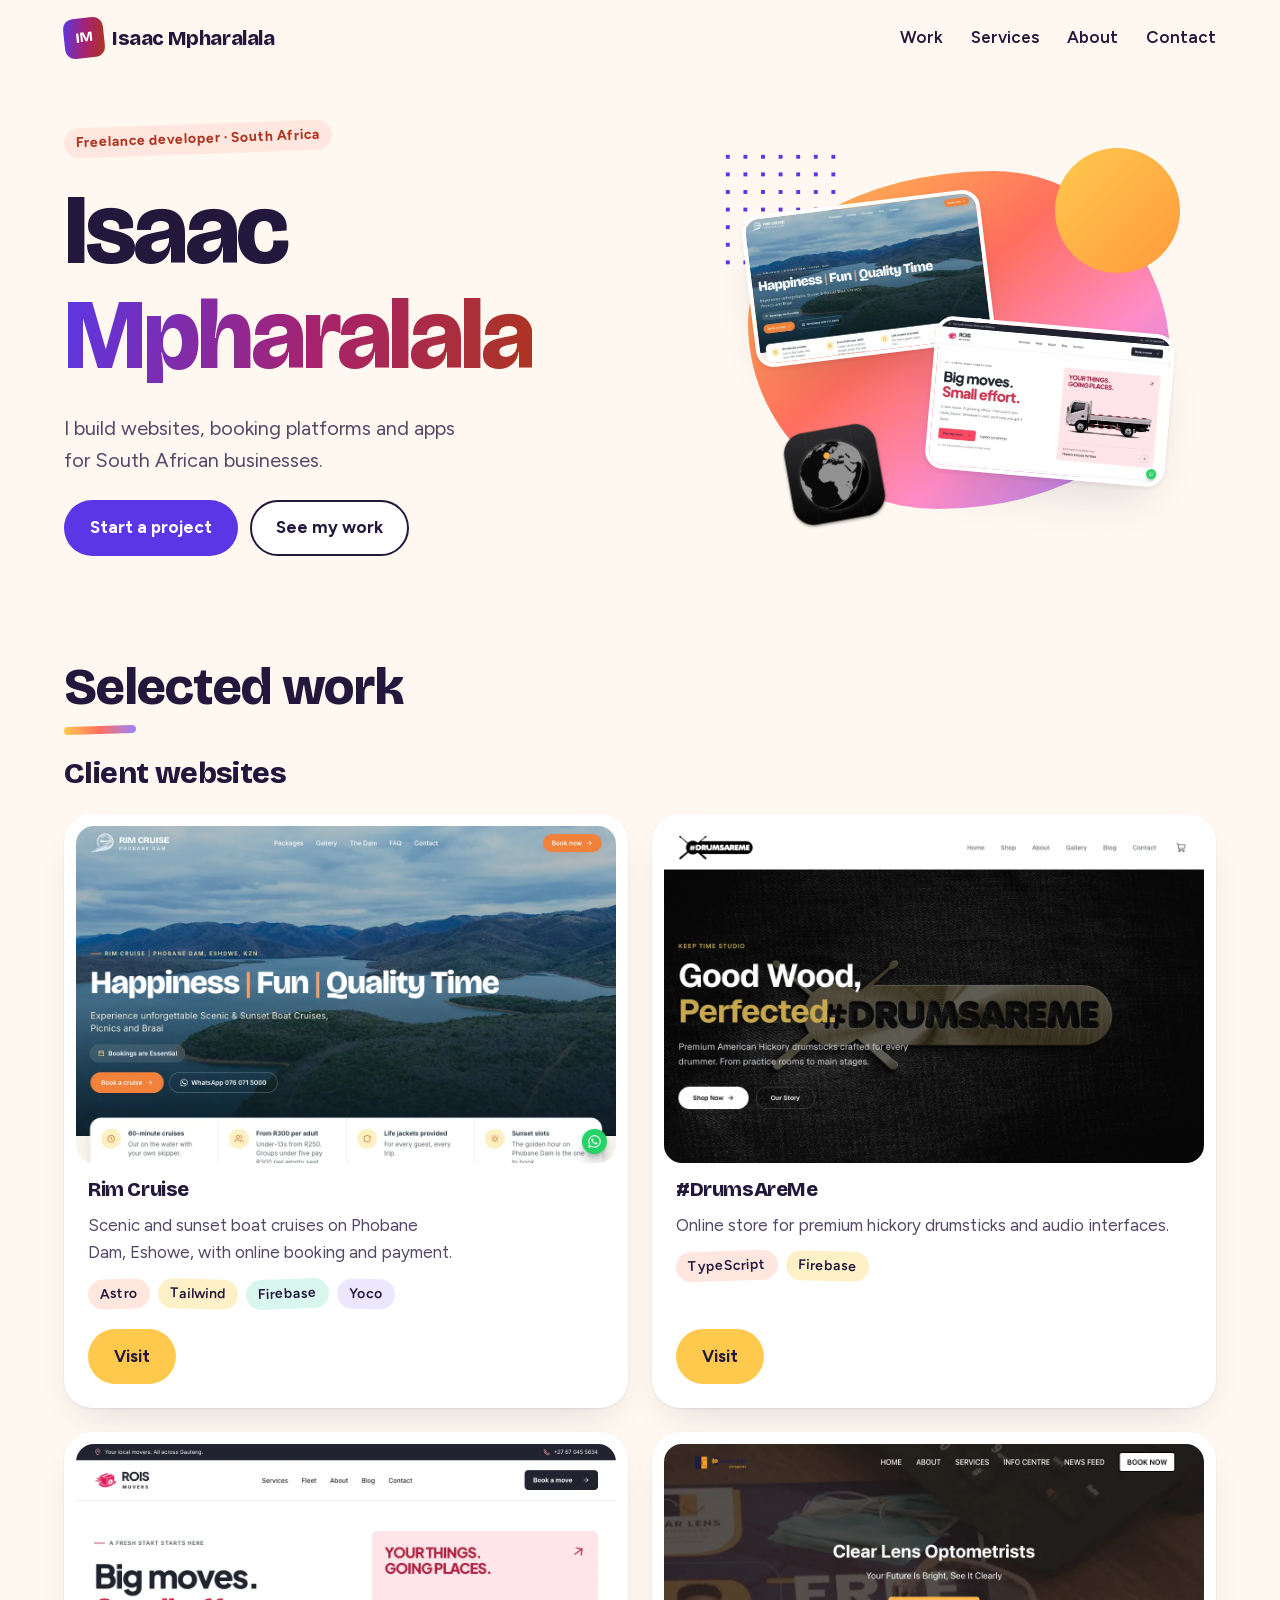
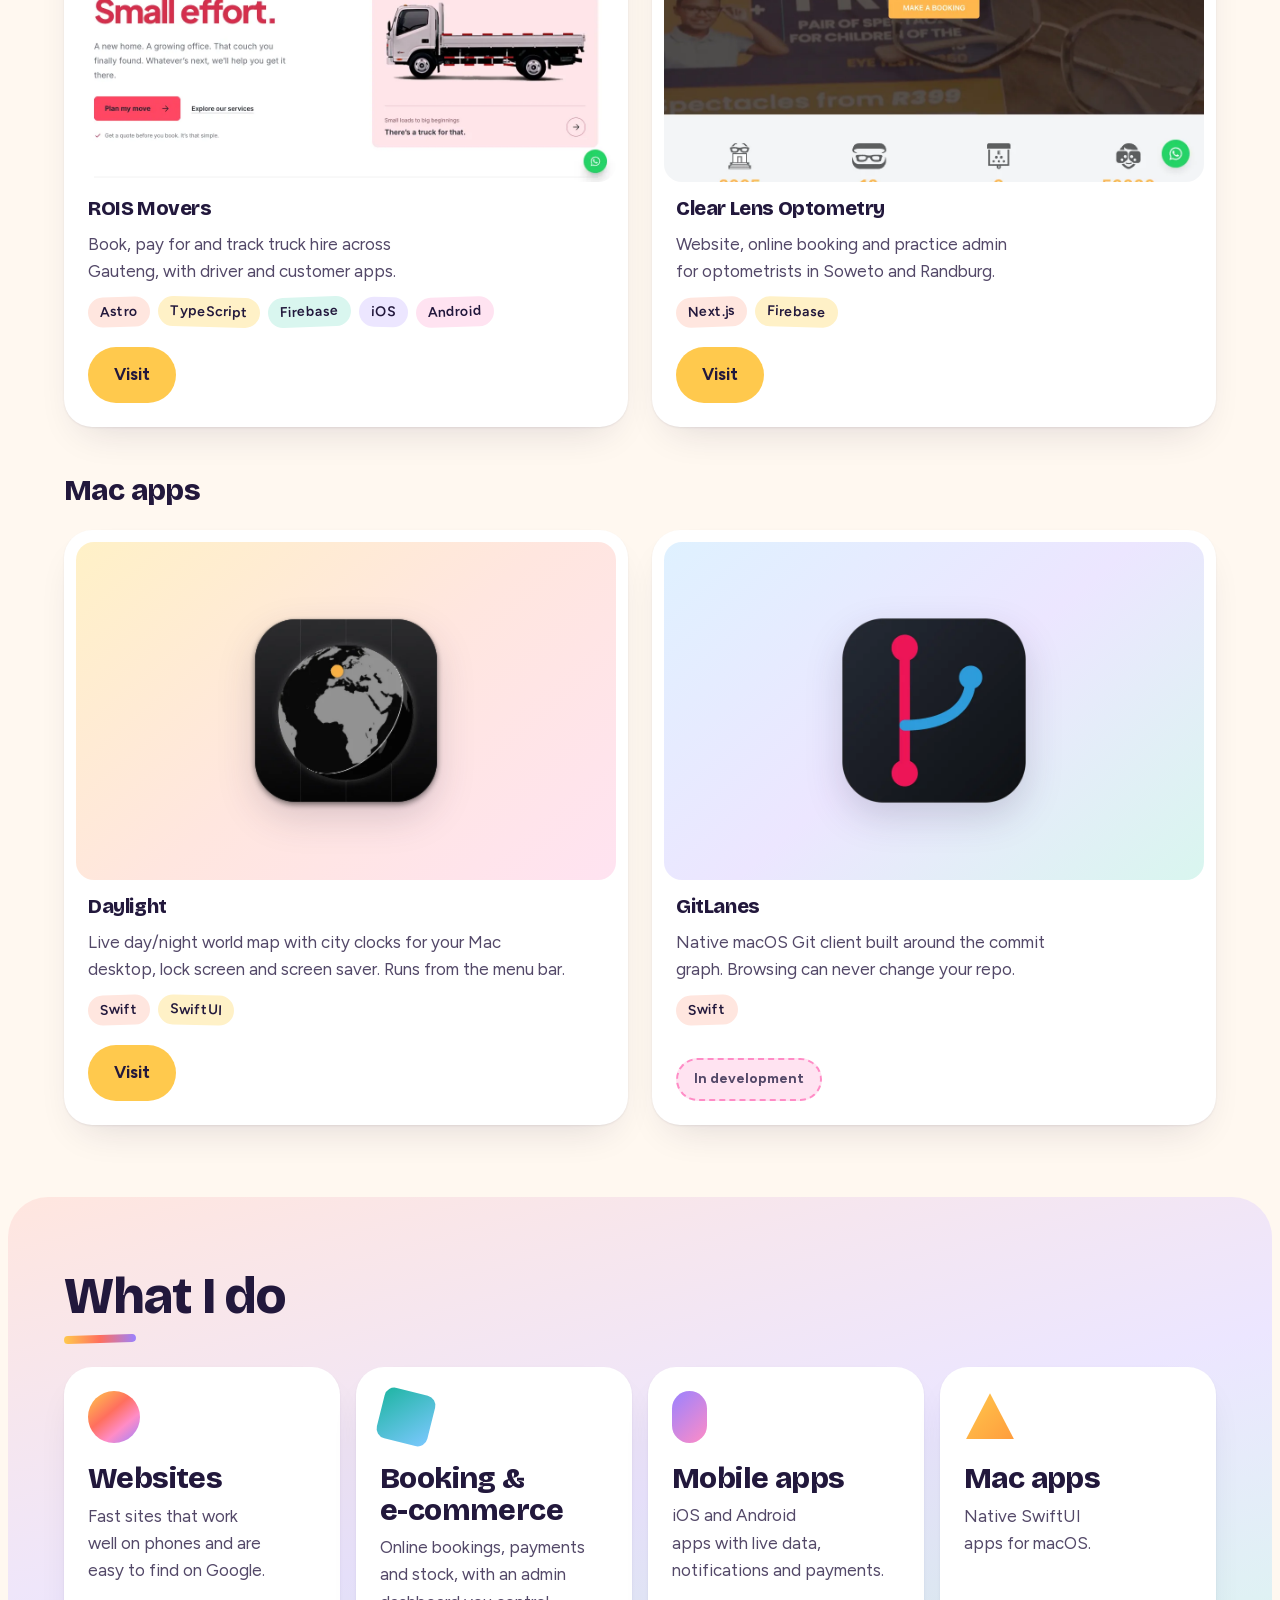
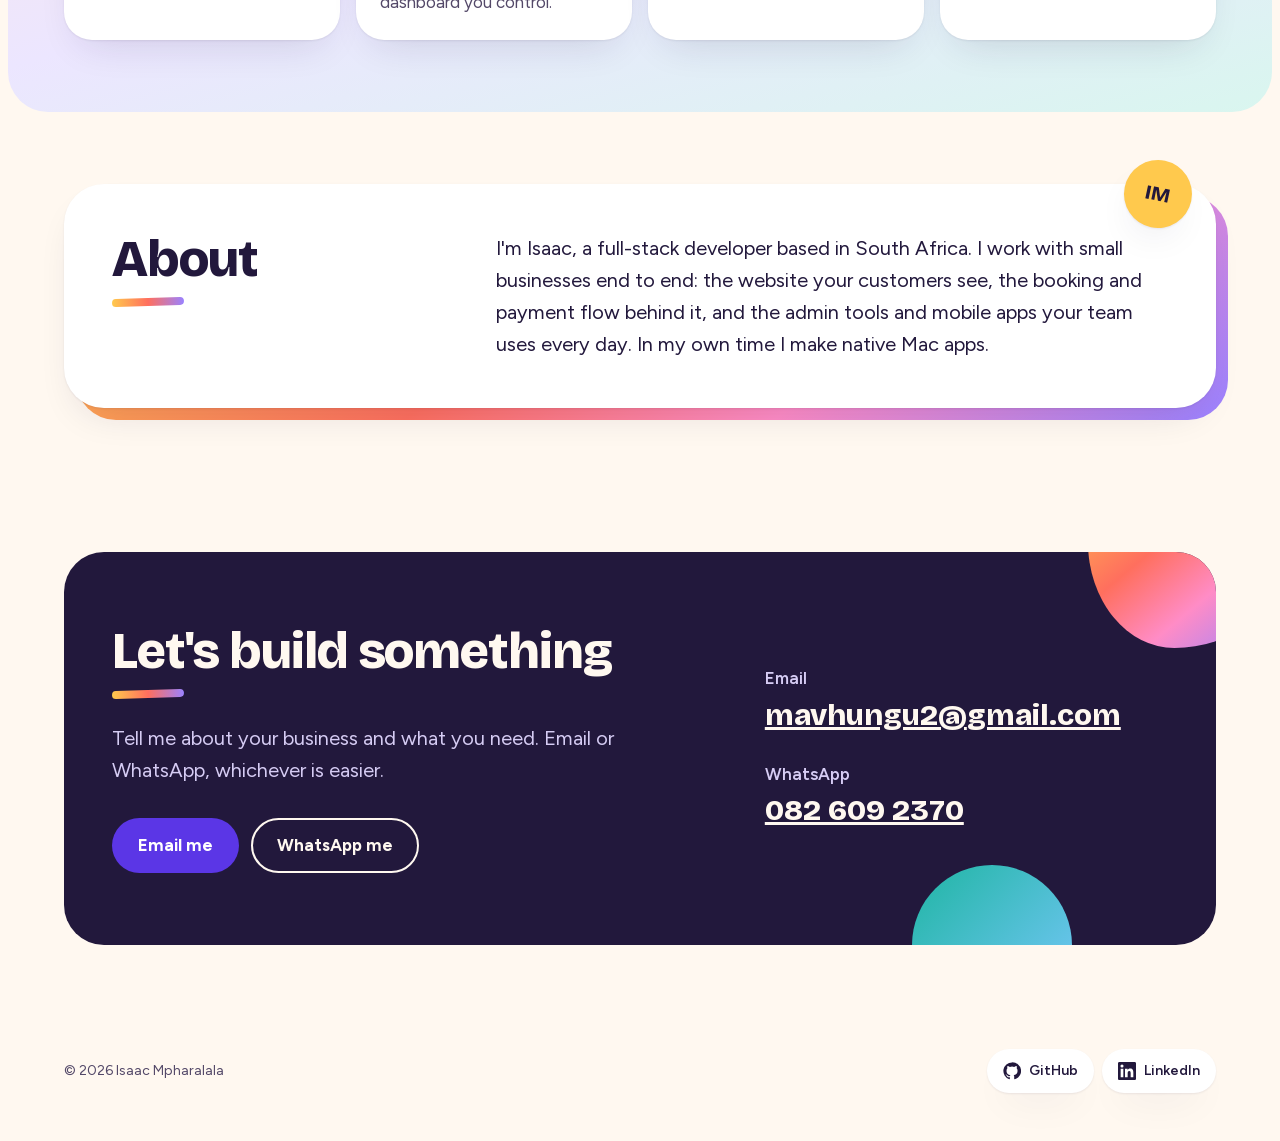
<file: index.html>
<!doctype html>
<html lang="en-ZA">
<head>
  <meta charset="utf-8">
  <meta name="viewport" content="width=device-width, initial-scale=1">
  <title>Isaac Mpharalala | Websites &amp; apps for South African businesses</title>
  <meta name="description" content="Isaac Mpharalala is a South African freelance developer building websites, booking platforms, and mobile and Mac apps for small businesses.">
  <link rel="canonical" href="https://mavhungu2.github.io/">
  <meta name="theme-color" content="#fff8f0">
  <meta property="og:type" content="website">
  <meta property="og:url" content="https://mavhungu2.github.io/">
  <meta property="og:title" content="Isaac Mpharalala | Websites &amp; apps for South African businesses">
  <meta property="og:description" content="Isaac Mpharalala is a South African freelance developer building websites, booking platforms, and mobile and Mac apps for small businesses.">
  <meta property="og:image" content="https://mavhungu2.github.io/assets/og.jpg">
  <meta property="og:image:width" content="1200">
  <meta property="og:image:height" content="630">
  <meta property="og:image:alt" content="Isaac Mpharalala: I build websites, booking platforms and apps for South African businesses.">
  <meta name="twitter:card" content="summary_large_image">
  <link rel="icon" href="assets/favicon.svg" type="image/svg+xml">
  <link rel="preload" href="assets/fonts/bricolage-grotesque-800.woff2" as="font" type="font/woff2" crossorigin>
  <link rel="stylesheet" href="css/styles.css">
  <script type="module" src="js/main.js" blocking="render"></script>
</head>
<body>
  <a class="skip-link" href="#main">Skip to content</a>

  <header class="site-header">
    <div class="wrap split">
      <a class="brand" href="/"><span class="brand-mark" aria-hidden="true">IM</span>Isaac Mpharalala</a>
      <nav class="nav" aria-label="Main">
        <ul>
          <li><a href="#work">Work</a></li>
          <li><a href="#services">Services</a></li>
          <li><a href="#about">About</a></li>
          <li><a href="#contact">Contact</a></li>
        </ul>
      </nav>
    </div>
  </header>

  <main id="main" tabindex="-1">
    <section class="hero" aria-labelledby="hero-title">
      <div class="wrap">
        <div class="hero-copy">
          <p class="eyebrow">Freelance developer · South Africa</p>
          <h1 id="hero-title">Isaac <span>Mpharalala</span></h1>
          <p class="hero-tagline">I build websites, booking platforms and apps for South African businesses.</p>
          <div class="btn-row">
            <a class="btn btn--primary" href="#contact">Start a project</a>
            <a class="btn btn--outline" href="#work">See my work</a>
          </div>
        </div>
        <div class="hero-art" aria-hidden="true">
          <span class="shape shape--blob"></span>
          <span class="shape shape--dots"></span>
          <span class="shape shape--sun"></span>
          <img class="shape shape--shot shape--back" src="assets/projects/rimcruise-600.webp" alt="" width="600" height="375">
          <img class="shape shape--shot shape--front" src="assets/projects/rois-600.webp" alt="" width="600" height="375">
          <img class="shape shape--icon" src="assets/projects/daylight.webp" alt="" width="512" height="512">
        </div>
      </div>
    </section>

    <section id="work" class="section" aria-labelledby="work-title">
      <div class="wrap">
        <h2 class="section-title" id="work-title">Selected work</h2>
        <div id="projects"></div>
        <noscript><p>Turn on JavaScript to see my projects, or <a href="https://github.com/mavhungu2">see my code on GitHub</a>.</p></noscript>
      </div>
    </section>

    <section id="services" class="section band" aria-labelledby="services-title">
      <div class="wrap">
        <h2 class="section-title" id="services-title">What I do</h2>
        <ul class="services">
          <li class="service"><span class="service-shape service-shape--circle" aria-hidden="true"></span><h3>Websites</h3><p>Fast sites that work well on phones and are easy to find on Google.</p></li>
          <li class="service"><span class="service-shape service-shape--square" aria-hidden="true"></span><h3>Booking &amp; e-commerce</h3><p>Online bookings, payments and stock, with an admin dashboard you control.</p></li>
          <li class="service"><span class="service-shape service-shape--capsule" aria-hidden="true"></span><h3>Mobile apps</h3><p>iOS and Android apps with live data, notifications and payments.</p></li>
          <li class="service"><span class="service-shape service-shape--triangle" aria-hidden="true"></span><h3>Mac apps</h3><p>Native SwiftUI apps for macOS.</p></li>
        </ul>
      </div>
    </section>

    <section id="about" class="section" aria-labelledby="about-title">
      <div class="wrap">
        <div class="about-card">
          <span class="sticker" aria-hidden="true">IM</span>
          <h2 class="section-title" id="about-title">About</h2>
          <p>I'm Isaac, a full-stack developer based in South Africa. I work with small businesses end to end: the website your customers see, the booking and payment flow behind it, and the admin tools and mobile apps your team uses every day. In my own time I make native Mac apps.</p>
        </div>
      </div>
    </section>

    <section id="contact" class="section" aria-labelledby="contact-title">
      <div class="wrap">
        <div class="contact-panel">
          <div>
            <h2 class="section-title" id="contact-title">Let's build something</h2>
            <p>Tell me about your business and what you need. Email or WhatsApp, whichever is easier.</p>
            <div class="btn-row">
              <a class="btn btn--primary" href="mailto:mavhungu2@gmail.com">Email me</a>
              <a class="btn btn--outline" href="https://wa.me/27826092370" target="_blank" rel="noopener">WhatsApp me<span class="visually-hidden"> (opens in a new tab)</span></a>
            </div>
          </div>
          <dl class="contact-details">
            <div><dt>Email</dt><dd><a href="mailto:mavhungu2@gmail.com">mavhungu2@<wbr>gmail.com</a></dd></div>
            <div><dt>WhatsApp</dt><dd><a href="https://wa.me/27826092370" target="_blank" rel="noopener">082 609 2370<span class="visually-hidden"> (opens in a new tab)</span></a></dd></div>
          </dl>
        </div>
      </div>
    </section>
  </main>

  <footer class="site-footer">
    <div class="wrap split">
      <p>© 2026 Isaac Mpharalala</p>
      <ul class="social">
        <li><a href="https://github.com/mavhungu2" target="_blank" rel="noopener"><svg viewBox="0 0 24 24" aria-hidden="true"><path d="M12 .5a11.5 11.5 0 0 0-3.64 22.41c.58.1.79-.25.79-.56v-2c-3.2.7-3.88-1.37-3.88-1.37-.52-1.33-1.28-1.69-1.28-1.69-1.05-.72.08-.7.08-.7 1.16.08 1.77 1.19 1.77 1.19 1.03 1.77 2.7 1.26 3.36.96.1-.75.4-1.26.73-1.55-2.55-.29-5.24-1.28-5.24-5.69 0-1.26.45-2.28 1.19-3.09-.12-.29-.52-1.46.11-3.05 0 0 .97-.31 3.17 1.18a11 11 0 0 1 5.78 0c2.2-1.49 3.17-1.18 3.17-1.18.63 1.59.23 2.76.11 3.05.74.81 1.19 1.83 1.19 3.09 0 4.42-2.7 5.4-5.26 5.68.41.36.78 1.06.78 2.14v3.17c0 .31.21.67.8.56A11.5 11.5 0 0 0 12 .5Z"/></svg>GitHub<span class="visually-hidden"> (opens in a new tab)</span></a></li>
        <li><a href="https://www.linkedin.com/in/mpharalala/" target="_blank" rel="noopener"><svg viewBox="0 0 24 24" aria-hidden="true"><path d="M20.45 20.45h-3.56v-5.57c0-1.33-.02-3.04-1.85-3.04-1.85 0-2.14 1.45-2.14 2.94v5.67H9.35V9h3.41v1.56h.05c.48-.9 1.64-1.85 3.37-1.85 3.6 0 4.27 2.37 4.27 5.46v6.28ZM5.34 7.43a2.06 2.06 0 1 1 0-4.13 2.06 2.06 0 0 1 0 4.13ZM7.12 20.45H3.56V9h3.56v11.45ZM22.22 0H1.77C.79 0 0 .77 0 1.73v20.54C0 23.23.79 24 1.77 24h20.45c.98 0 1.78-.77 1.78-1.73V1.73C24 .77 23.2 0 22.22 0Z"/></svg>LinkedIn<span class="visually-hidden"> (opens in a new tab)</span></a></li>
      </ul>
    </div>
  </footer>
</body>
</html>
</file>
<file: css/styles.css>
/* Playful geometric. Colour, type, spacing and radius scales are tokens on :root;
   nothing below :root uses a colour literal. Mobile-first from 375px. */
@font-face { font-family: "Bricolage Grotesque"; src: url("../assets/fonts/bricolage-grotesque-800.woff2") format("woff2"); font-weight: 800; font-display: swap; }
@font-face { font-family: "Figtree"; src: url("../assets/fonts/figtree.woff2") format("woff2"); font-weight: 400 700; font-display: swap; }

:root {
  /* Palette */
  --c-cream: #fff8f0;
  --c-white: #ffffff;
  --c-ink: #22183c;
  --c-ink-soft: #534868;
  --c-violet: #5b36e6;
  --c-violet-light: #9a82ff;
  --c-magenta-deep: #a8226a;
  --c-coral: #ff6f5e;
  --c-coral-deep: #ad3520;
  --c-sun: #ffc94d;
  --c-tangerine: #ff9a3c;
  --c-teal: #1fb5a3;
  --c-sky: #7cc8ff;
  --c-pink: #ff8cc6;
  --c-peach-50: #ffe6df;
  --c-sun-50: #fff1c7;
  --c-mint-50: #d9f6ef;
  --c-lilac-50: #ece6ff;
  --c-lilac-200: #d6ccf4;
  --c-pink-50: #ffe3f1;
  --c-sky-50: #dff1ff;
  --c-shadow: rgb(34 24 60 / 0.08);
  --c-shadow-strong: rgb(34 24 60 / 0.16);

  /* Roles */
  --color-bg: var(--c-cream);
  --color-surface: var(--c-white);
  --color-text: var(--c-ink);
  --color-text-soft: var(--c-ink-soft);
  --color-accent-text: var(--c-coral-deep);
  --color-primary: var(--c-violet);
  --color-on-primary: var(--c-white);
  --color-highlight: var(--c-sun);
  --color-on-highlight: var(--c-ink);
  --color-hover: var(--c-lilac-50);
  --color-badge-border: var(--c-pink);
  --color-focus: var(--c-violet);
  --color-clear: transparent;
  /* Sticker tints: eyebrow, tags (cycled) and badge */
  --color-tint-1: var(--c-peach-50);
  --color-tint-2: var(--c-sun-50);
  --color-tint-3: var(--c-mint-50);
  --color-tint-4: var(--c-lilac-50);
  --color-tint-5: var(--c-pink-50);

  /* Gradients */
  --grad-blob: linear-gradient(140deg, var(--c-sun) 0%, var(--c-coral) 42%, var(--c-pink) 68%, var(--c-violet-light) 100%);
  --grad-cool: linear-gradient(135deg, var(--c-teal), var(--c-sky));
  --grad-berry: linear-gradient(135deg, var(--c-violet-light), var(--c-pink));
  --grad-sun: linear-gradient(135deg, var(--c-sun), var(--c-tangerine));
  --grad-name: linear-gradient(100deg, var(--c-violet) 0%, var(--c-magenta-deep) 55%, var(--c-coral-deep) 100%);
  --grad-band: linear-gradient(165deg, var(--c-peach-50) 0%, var(--c-lilac-50) 55%, var(--c-mint-50) 100%);
  --grad-bar: linear-gradient(90deg, var(--c-sun), var(--c-coral), var(--c-violet-light));
  --grad-tile-warm: linear-gradient(140deg, var(--c-sun-50), var(--c-peach-50) 50%, var(--c-pink-50));
  --grad-tile-cool: linear-gradient(140deg, var(--c-sky-50), var(--c-lilac-50) 50%, var(--c-mint-50));
  --grad-dots: radial-gradient(var(--c-violet) 18%, var(--color-clear) 20%) 0 0 / 1.1rem 1.1rem;

  /* Type */
  --font-display: "Bricolage Grotesque", "Avenir Next", system-ui, sans-serif;
  --font-body: "Figtree", system-ui, -apple-system, "Segoe UI", sans-serif;
  --step--1: 0.875rem;
  --step-0: 1.0625rem;
  --step-1: 1.25rem;
  --step-2: clamp(1.5rem, 1.25rem + 1vw, 1.875rem);
  --step-3: clamp(2rem, 1.5rem + 2.4vw, 3.25rem);
  --step-4: clamp(2.75rem, 1.4rem + 6.6vw, 6.25rem);
  --leading: 1.6;
  --leading-tight: 1.05;

  /* Space */
  --space-3xs: 0.25rem;
  --space-2xs: 0.5rem;
  --space-xs: 0.75rem;
  --space-s: 1rem;
  --space-m: 1.5rem;
  --space-l: 2rem;
  --space-xl: 3rem;
  --space-2xl: 4.5rem;
  --gutter: 1.25rem;
  --max-width: 72rem;

  /* Radii */
  --radius-s: 0.625rem;
  --radius-m: 1.125rem;
  --radius-l: 1.75rem;
  --radius-xl: 2.5rem;
  --radius-pill: 999px;
  --radius-blob: 58% 42% 55% 45% / 45% 55% 45% 55%;

  /* Depth and motion */
  --shadow-card: 0 1px 2px var(--c-shadow), 0 18px 40px -18px var(--c-shadow-strong);
  --shadow-lift: 0 2px 4px var(--c-shadow), 0 26px 50px -20px var(--c-shadow-strong);
  --shadow-drop: drop-shadow(0 14px 18px var(--c-shadow-strong));
  --ease: cubic-bezier(0.34, 1.4, 0.64, 1);
}

/* Base */
*, *::before, *::after { box-sizing: border-box; }
html { -webkit-text-size-adjust: 100%; }
body {
  margin: 0;
  background: var(--color-bg);
  color: var(--color-text);
  font: 400 var(--step-0) / var(--leading) var(--font-body);
  overflow-wrap: break-word;
}
img { display: block; max-width: 100%; height: auto; }
h1, h2, h3, h4 {
  margin: 0; font-family: var(--font-display); font-weight: 800; line-height: var(--leading-tight);
  letter-spacing: -0.02em; text-wrap: balance;
}
p { margin: 0; text-wrap: pretty; }
a { color: inherit; }
ul { margin: 0; padding: 0; list-style: none; }
:focus-visible { outline: 3px solid var(--color-focus); outline-offset: 3px; border-radius: var(--radius-s); }
main:focus { outline: none; }

.visually-hidden {
  position: absolute; width: 1px; height: 1px; padding: 0; margin: -1px;
  overflow: hidden; clip: rect(0 0 0 0); white-space: nowrap; border: 0;
}
.skip-link {
  position: absolute; left: var(--space-s); top: var(--space-s); z-index: 10;
  padding: var(--space-xs) var(--space-s); border-radius: var(--radius-pill);
  background: var(--color-primary); color: var(--color-on-primary); font-weight: 600;
  transform: translateY(-200%);
}
.skip-link:focus-visible { transform: none; }

.wrap { width: min(100% - 2 * var(--gutter), var(--max-width)); margin-inline: auto; }
.section { padding-block: var(--space-2xl); }
.section-title { font-size: var(--step-3); margin-bottom: var(--space-m); }
.section-title::after {
  content: ""; display: block; width: 4.5rem; height: 0.5rem; margin-top: var(--space-xs);
  border-radius: var(--radius-pill); background: var(--grad-bar); transform: rotate(-2deg);
}

/* Header and footer */
.split { display: flex; flex-wrap: wrap; align-items: center; justify-content: space-between; gap: var(--space-xs) var(--space-m); }
.site-header { padding-block: var(--space-s); }
.brand {
  display: inline-flex; align-items: center; gap: var(--space-2xs); min-height: 2.75rem;
  font: 800 var(--step-1) / 1 var(--font-display); text-decoration: none; letter-spacing: -0.02em;
}
.brand-mark {
  display: grid; place-items: center; width: 2.5rem; height: 2.5rem; border-radius: var(--radius-s);
  background: var(--grad-name); color: var(--color-on-primary); font-size: var(--step--1); transform: rotate(-6deg);
}
.nav ul { display: flex; flex-wrap: wrap; gap: var(--space-3xs); margin-inline: calc(-1 * var(--space-xs)); }
.nav a {
  display: flex; align-items: center; min-height: 2.75rem; padding-inline: var(--space-xs); border-radius: var(--radius-pill);
  font-weight: 600; font-size: var(--step--1); text-decoration: none;
}
.nav a:hover { background: var(--color-hover); }

/* Buttons and pills */
.btn {
  display: inline-flex; padding: var(--space-xs) var(--space-m); border-radius: var(--radius-pill);
  border: 2px solid var(--color-clear); font-weight: 700; text-decoration: none;
  transition: transform 0.25s var(--ease), box-shadow 0.25s ease;
}
.btn:hover { transform: translateY(-3px) rotate(-1deg); box-shadow: var(--shadow-lift); }
.btn--primary { background: var(--color-primary); color: var(--color-on-primary); }
.btn--outline { background: var(--color-surface); color: var(--color-text); border-color: var(--color-text); }
.btn--highlight { background: var(--color-highlight); color: var(--color-on-highlight); }
.btn-row { display: flex; flex-wrap: wrap; gap: var(--space-xs); }

.eyebrow, .tags li {
  padding: var(--space-3xs) var(--space-xs); border-radius: var(--radius-pill);
  background: var(--color-tint-1); font-size: var(--step--1); font-weight: 600; transform: rotate(-2deg);
}
.eyebrow { color: var(--color-accent-text); font-weight: 700; }

/* Hero */
.hero { overflow: hidden; padding-block: var(--space-l) var(--space-2xl); }
.hero .wrap { display: grid; gap: var(--space-xl); align-items: center; }
.hero-copy { display: grid; justify-items: start; gap: var(--space-m); }
.hero h1 { font-size: var(--step-4); letter-spacing: -0.035em; }
.hero h1 span {
  display: block; color: var(--color-primary);
  background: var(--grad-name); -webkit-background-clip: text; background-clip: text; -webkit-text-fill-color: var(--color-clear);
}
.hero-tagline { font-size: var(--step-1); color: var(--color-text-soft); max-width: 32ch; }

/* Real work as stickers on the blob. */
.hero-art { position: relative; width: min(100%, 30rem); aspect-ratio: 5 / 4; justify-self: center; }
.shape { position: absolute; }
.shape--blob { inset: 6%; border-radius: var(--radius-blob); background: var(--grad-blob); }
.shape--sun { width: 26%; aspect-ratio: 1; top: 0; right: 4%; border-radius: 50%; background: var(--grad-sun); }
.shape--dots { width: 26%; aspect-ratio: 1; top: 0; left: 0; background: var(--grad-dots); }
.shape--shot { width: 42%; border: var(--space-3xs) solid var(--color-surface); border-radius: var(--radius-m); box-shadow: var(--shadow-lift); }
.shape--back { top: 14%; left: 6%; transform: rotate(-7deg); }
.shape--front { bottom: 14%; right: 6%; transform: rotate(5deg); }
.shape--icon { width: 24%; bottom: 0; left: 12%; transform: rotate(-10deg); }

/* About: the card's own background sits above its offset gradient slab (z-index -1). */
.about-card {
  position: relative; padding: var(--space-l) var(--space-m);
  border-radius: var(--radius-xl); background: var(--color-surface); box-shadow: var(--shadow-card);
}
.about-card::before {
  content: ""; position: absolute; inset: 0; z-index: -1; border-radius: inherit;
  background: var(--grad-blob); transform: translate(0.75rem, 0.75rem);
}
.about-card p { font-size: var(--step-1); max-width: 60ch; }
.about-card .sticker { position: absolute; top: calc(-1 * var(--space-m)); right: var(--space-m); }
.sticker {
  display: grid; place-items: center; width: 4.25rem; aspect-ratio: 1; border-radius: 50%;
  background: var(--color-highlight); color: var(--color-on-highlight); font: 800 var(--step-1) / 1 var(--font-display);
  transform: rotate(12deg); box-shadow: var(--shadow-card);
}

/* Services */
.band { background: var(--grad-band); border-radius: var(--radius-xl); margin-inline: var(--space-2xs); }
.services { display: grid; gap: var(--space-s); }
.service {
  display: grid; gap: var(--space-2xs); align-content: start; padding: var(--space-m);
  border-radius: var(--radius-l); background: var(--color-surface); box-shadow: var(--shadow-card);
}
.service h3 { font-size: var(--step-2); margin-top: var(--space-xs); }
.service p, .project-body p { color: var(--color-text-soft); text-wrap: balance; }
.service-shape { width: 3.25rem; aspect-ratio: 1; }
.service-shape--circle { border-radius: 50%; background: var(--grad-blob); }
.service-shape--square { border-radius: var(--radius-s); background: var(--grad-cool); transform: rotate(14deg); }
.service-shape--capsule { width: 2.2rem; border-radius: var(--radius-pill); aspect-ratio: 0.68; background: var(--grad-berry); }
.service-shape--triangle { clip-path: polygon(50% 4%, 96% 92%, 4% 92%); background: var(--grad-sun); }

/* Work */
.group-title { font-size: var(--step-2); margin: var(--space-xl) 0 var(--space-m); }
.group-title:first-child { margin-top: 0; }
.project-grid { display: grid; gap: var(--space-m); }
.project-card {
  display: flex; flex-direction: column; padding: var(--space-xs);
  border-radius: var(--radius-l); background: var(--color-surface); box-shadow: var(--shadow-card);
  transition: transform 0.3s var(--ease), box-shadow 0.3s ease;
}
.project-card:hover { transform: translateY(-4px); box-shadow: var(--shadow-lift); }
.project-media { aspect-ratio: 1200 / 750; border-radius: var(--radius-m); overflow: hidden; background: var(--grad-tile-warm); }
.project-media img { width: 100%; height: 100%; object-fit: cover; }
.project-card--icon .project-media { display: grid; place-items: center; }
.project-card--icon:nth-child(even) .project-media { background: var(--grad-tile-cool); }
.project-card--icon .project-media img { width: 42%; height: auto; filter: var(--shadow-drop); }
.project-body { display: flex; flex-direction: column; flex: 1; gap: var(--space-xs); padding: var(--space-s) var(--space-xs) var(--space-xs); }
.project-title { font-size: var(--step-1); }
.tags { display: flex; flex-wrap: wrap; gap: var(--space-2xs); }
.tags li:nth-child(even) { transform: rotate(1.5deg); }
.tags li:nth-child(5n + 2) { background: var(--color-tint-2); }
.tags li:nth-child(5n + 3) { background: var(--color-tint-3); }
.tags li:nth-child(5n + 4) { background: var(--color-tint-4); }
.tags li:nth-child(5n + 5) { background: var(--color-tint-5); }
.card-action { margin-top: auto; padding-top: var(--space-2xs); }
.badge {
  display: inline-block; padding: var(--space-2xs) var(--space-s); border-radius: var(--radius-pill);
  background: var(--color-tint-5); border: 2px dashed var(--color-badge-border); font-weight: 700; font-size: var(--step--1);
}

/* Contact: a dark panel made by re-pointing the role tokens, so buttons and focus rings adapt. */
.contact-panel {
  --color-surface: var(--c-ink); --color-text: var(--c-cream);
  --color-text-soft: var(--c-lilac-200); --color-focus: var(--color-highlight);
  position: relative; overflow: hidden; isolation: isolate; display: grid; gap: var(--space-xl);
  padding: var(--space-xl) var(--space-m); border-radius: var(--radius-xl);
  background: var(--color-surface); color: var(--color-text);
}
.contact-panel::before, .contact-panel::after { content: ""; position: absolute; z-index: -1; aspect-ratio: 1; }
.contact-panel::before { width: 9rem; top: -5.5rem; right: -3.5rem; border-radius: var(--radius-blob); background: var(--grad-blob); }
.contact-panel::after { width: 6rem; bottom: -3.5rem; left: -2rem; border-radius: 50%; background: var(--grad-cool); }
.contact-panel p { color: var(--color-text-soft); font-size: var(--step-1); max-width: 44ch; margin-bottom: var(--space-l); }
.contact-details { display: grid; gap: var(--space-m); margin: 0; }
.contact-details dt { color: var(--color-text-soft); font-weight: 600; }
.contact-details dd { margin: 0; font: 800 var(--step-2) / 1.2 var(--font-display); overflow-wrap: anywhere; }
.contact-details a { display: inline-flex; align-items: center; min-height: 2.75rem; }

/* Footer */
.site-footer { padding-block: var(--space-l) var(--space-xl); color: var(--color-text-soft); font-size: var(--step--1); }
.social { display: flex; flex-wrap: wrap; gap: var(--space-2xs); }
.social a {
  display: inline-flex; align-items: center; gap: var(--space-2xs); min-height: 2.75rem;
  padding: var(--space-2xs) var(--space-s); border-radius: var(--radius-pill);
  background: var(--color-surface); color: var(--color-text); font-weight: 600; text-decoration: none;
  box-shadow: var(--shadow-card);
}
.social a:hover { background: var(--color-hover); }
.social svg { width: 1.125rem; height: 1.125rem; fill: currentColor; }

/* 404 */
.not-found { min-height: min(70vh, 720px); display: grid; place-content: center; justify-items: center; gap: var(--space-m); text-align: center; }
.not-found h1 { font-size: var(--step-3); }

/* Larger screens */
@media (min-width: 40em) {
  :root { --gutter: 2rem; }
  .services, .project-grid { grid-template-columns: repeat(2, 1fr); }
  .about-card { padding: var(--space-xl); }
  .contact-panel { padding: var(--space-2xl) var(--space-xl); }
  .contact-panel::before { width: 12rem; top: -6rem; right: -4rem; }
  .contact-panel::after { width: 10rem; bottom: -5rem; left: auto; right: 9rem; }
}
@media (min-width: 60em) {
  .hero { padding-block: var(--space-xl) var(--space-l); }
  .hero .wrap { grid-template-columns: 1.15fr 1fr; }
  .shape--shot { width: 50%; }
  .services { grid-template-columns: repeat(4, 1fr); }
  .nav a { font-size: var(--step-0); }
  .about-card { display: grid; grid-template-columns: 1fr 2fr; gap: var(--space-xl); }
  .contact-panel { grid-template-columns: 3fr 2fr; align-items: center; }
}

@media (prefers-reduced-motion: no-preference) {
  html { scroll-behavior: smooth; }
}
@media (prefers-reduced-motion: reduce) {
  *, *::before, *::after { transition: none !important; }
}
</file>
